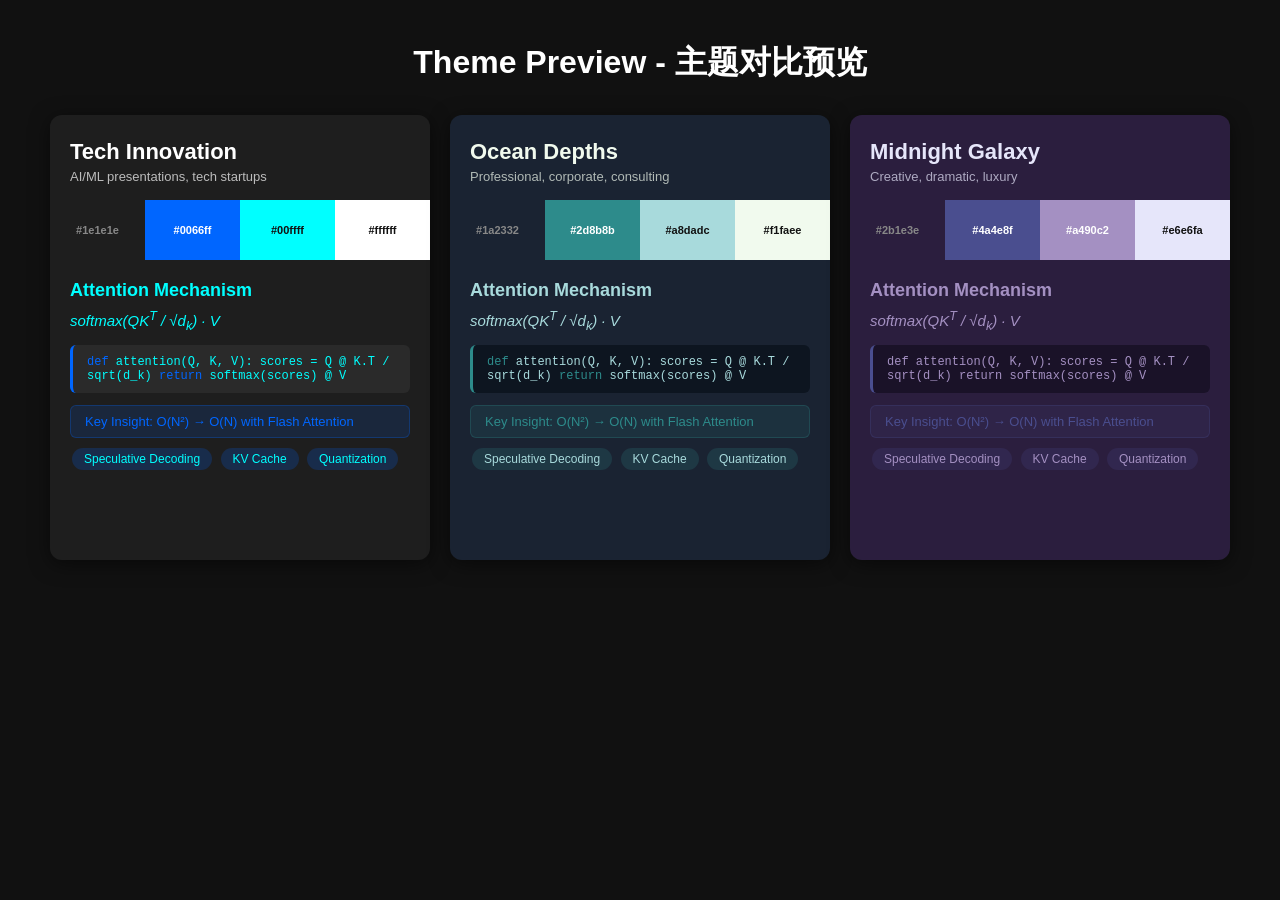
<file: assets/theme-preview.html>
<!DOCTYPE html>
<html>
<head>
<meta charset="UTF-8">
<title>Theme Preview - 主题对比预览</title>
<style>
body { margin: 0; padding: 20px; background: #111; color: #fff; font-family: sans-serif; }
h1 { text-align: center; margin-bottom: 30px; }
.themes { display: flex; gap: 20px; flex-wrap: wrap; justify-content: center; }
.theme-card {
  width: 380px; border-radius: 12px; overflow: hidden;
  box-shadow: 0 4px 20px rgba(0,0,0,0.5);
}
.theme-header {
  padding: 24px 20px 16px; position: relative;
}
.theme-header h2 { margin: 0 0 4px; font-size: 22px; }
.theme-header p { margin: 0; opacity: 0.7; font-size: 13px; }
.colors { display: flex; height: 60px; }
.color { flex: 1; display: flex; align-items: center; justify-content: center; font-size: 11px; font-weight: bold; }
.sample {
  padding: 20px;
  min-height: 260px;
}
.sample h3 { margin: 0 0 8px; font-size: 18px; }
.sample p { margin: 0 0 12px; font-size: 13px; line-height: 1.5; }
.sample .code-block {
  padding: 10px 14px; border-radius: 6px;
  font-family: 'Courier New', monospace; font-size: 12px;
  margin: 0 0 12px;
}
.sample .formula {
  font-size: 15px; margin: 0 0 12px;
  font-style: italic;
}
.sample .accent-box {
  padding: 8px 14px; border-radius: 6px;
  font-size: 13px; margin: 0 0 8px;
}
.sample .tag {
  display: inline-block; padding: 4px 12px; border-radius: 20px;
  font-size: 12px; margin: 2px;
}
/* Tech Innovation */
.tech .theme-header { background: #1e1e1e; color: #fff; }
.tech .sample { background: #1e1e1e; color: #ccc; }
.tech .sample h3 { color: #00ffff; }
.tech .sample .code-block { background: #2a2a2a; color: #00ffff; border-left: 3px solid #0066ff; }
.tech .sample .formula { color: #00ffff; }
.tech .sample .accent-box { background: #0066ff22; color: #0066ff; border: 1px solid #0066ff44; }
.tech .sample .tag { background: #0066ff33; color: #00ffff; }

/* Ocean Depths */
.ocean .theme-header { background: #1a2332; color: #f1faee; }
.ocean .sample { background: #1a2332; color: #c0d0d8; }
.ocean .sample h3 { color: #a8dadc; }
.ocean .sample .code-block { background: #0d1520; color: #a8dadc; border-left: 3px solid #2d8b8b; }
.ocean .sample .formula { color: #a8dadc; }
.ocean .sample .accent-box { background: #2d8b8b22; color: #2d8b8b; border: 1px solid #2d8b8b44; }
.ocean .sample .tag { background: #2d8b8b33; color: #a8dadc; }

/* Midnight Galaxy */
.galaxy .theme-header { background: #2b1e3e; color: #e6e6fa; }
.galaxy .sample { background: #2b1e3e; color: #c8c0d8; }
.galaxy .sample h3 { color: #a490c2; }
.galaxy .sample .code-block { background: #1a1228; color: #a490c2; border-left: 3px solid #4a4e8f; }
.galaxy .sample .formula { color: #a490c2; }
.galaxy .sample .accent-box { background: #4a4e8f22; color: #4a4e8f; border: 1px solid #4a4e8f44; }
.galaxy .sample .tag { background: #4a4e8f33; color: #a490c2; }
</style>
</head>
<body>
<h1>Theme Preview - 主题对比预览</h1>
<div class="themes">

  <!-- Tech Innovation -->
  <div class="theme-card tech">
    <div class="theme-header">
      <h2>Tech Innovation</h2>
      <p>AI/ML presentations, tech startups</p>
    </div>
    <div class="colors">
      <div class="color" style="background:#1e1e1e;color:#888">#1e1e1e</div>
      <div class="color" style="background:#0066ff">#0066ff</div>
      <div class="color" style="background:#00ffff;color:#111">#00ffff</div>
      <div class="color" style="background:#ffffff;color:#111">#ffffff</div>
    </div>
    <div class="sample">
      <h3>Attention Mechanism</h3>
      <div class="formula">softmax(QK<sup>T</sup> / √d<sub>k</sub>) · V</div>
      <div class="code-block">
<span style="color:#0066ff">def</span> attention(Q, K, V):
    scores = Q @ K.T / sqrt(d_k)
    <span style="color:#0066ff">return</span> softmax(scores) @ V
      </div>
      <div class="accent-box">Key Insight: O(N²) → O(N) with Flash Attention</div>
      <div>
        <span class="tag">Speculative Decoding</span>
        <span class="tag">KV Cache</span>
        <span class="tag">Quantization</span>
      </div>
    </div>
  </div>

  <!-- Ocean Depths -->
  <div class="theme-card ocean">
    <div class="theme-header">
      <h2>Ocean Depths</h2>
      <p>Professional, corporate, consulting</p>
    </div>
    <div class="colors">
      <div class="color" style="background:#1a2332;color:#888">#1a2332</div>
      <div class="color" style="background:#2d8b8b">#2d8b8b</div>
      <div class="color" style="background:#a8dadc;color:#111">#a8dadc</div>
      <div class="color" style="background:#f1faee;color:#111">#f1faee</div>
    </div>
    <div class="sample">
      <h3>Attention Mechanism</h3>
      <div class="formula">softmax(QK<sup>T</sup> / √d<sub>k</sub>) · V</div>
      <div class="code-block">
<span style="color:#2d8b8b">def</span> attention(Q, K, V):
    scores = Q @ K.T / sqrt(d_k)
    <span style="color:#2d8b8b">return</span> softmax(scores) @ V
      </div>
      <div class="accent-box">Key Insight: O(N²) → O(N) with Flash Attention</div>
      <div>
        <span class="tag">Speculative Decoding</span>
        <span class="tag">KV Cache</span>
        <span class="tag">Quantization</span>
      </div>
    </div>
  </div>

  <!-- Midnight Galaxy -->
  <div class="theme-card galaxy">
    <div class="theme-header">
      <h2>Midnight Galaxy</h2>
      <p>Creative, dramatic, luxury</p>
    </div>
    <div class="colors">
      <div class="color" style="background:#2b1e3e;color:#888">#2b1e3e</div>
      <div class="color" style="background:#4a4e8f">#4a4e8f</div>
      <div class="color" style="background:#a490c2">#a490c2</div>
      <div class="color" style="background:#e6e6fa;color:#111">#e6e6fa</div>
    </div>
    <div class="sample">
      <h3>Attention Mechanism</h3>
      <div class="formula">softmax(QK<sup>T</sup> / √d<sub>k</sub>) · V</div>
      <div class="code-block">
<span style="color:#a490c2">def</span> attention(Q, K, V):
    scores = Q @ K.T / sqrt(d_k)
    <span style="color:#a490c2">return</span> softmax(scores) @ V
      </div>
      <div class="accent-box">Key Insight: O(N²) → O(N) with Flash Attention</div>
      <div>
        <span class="tag">Speculative Decoding</span>
        <span class="tag">KV Cache</span>
        <span class="tag">Quantization</span>
      </div>
    </div>
  </div>

</div>
</body>
</html>
</file>
